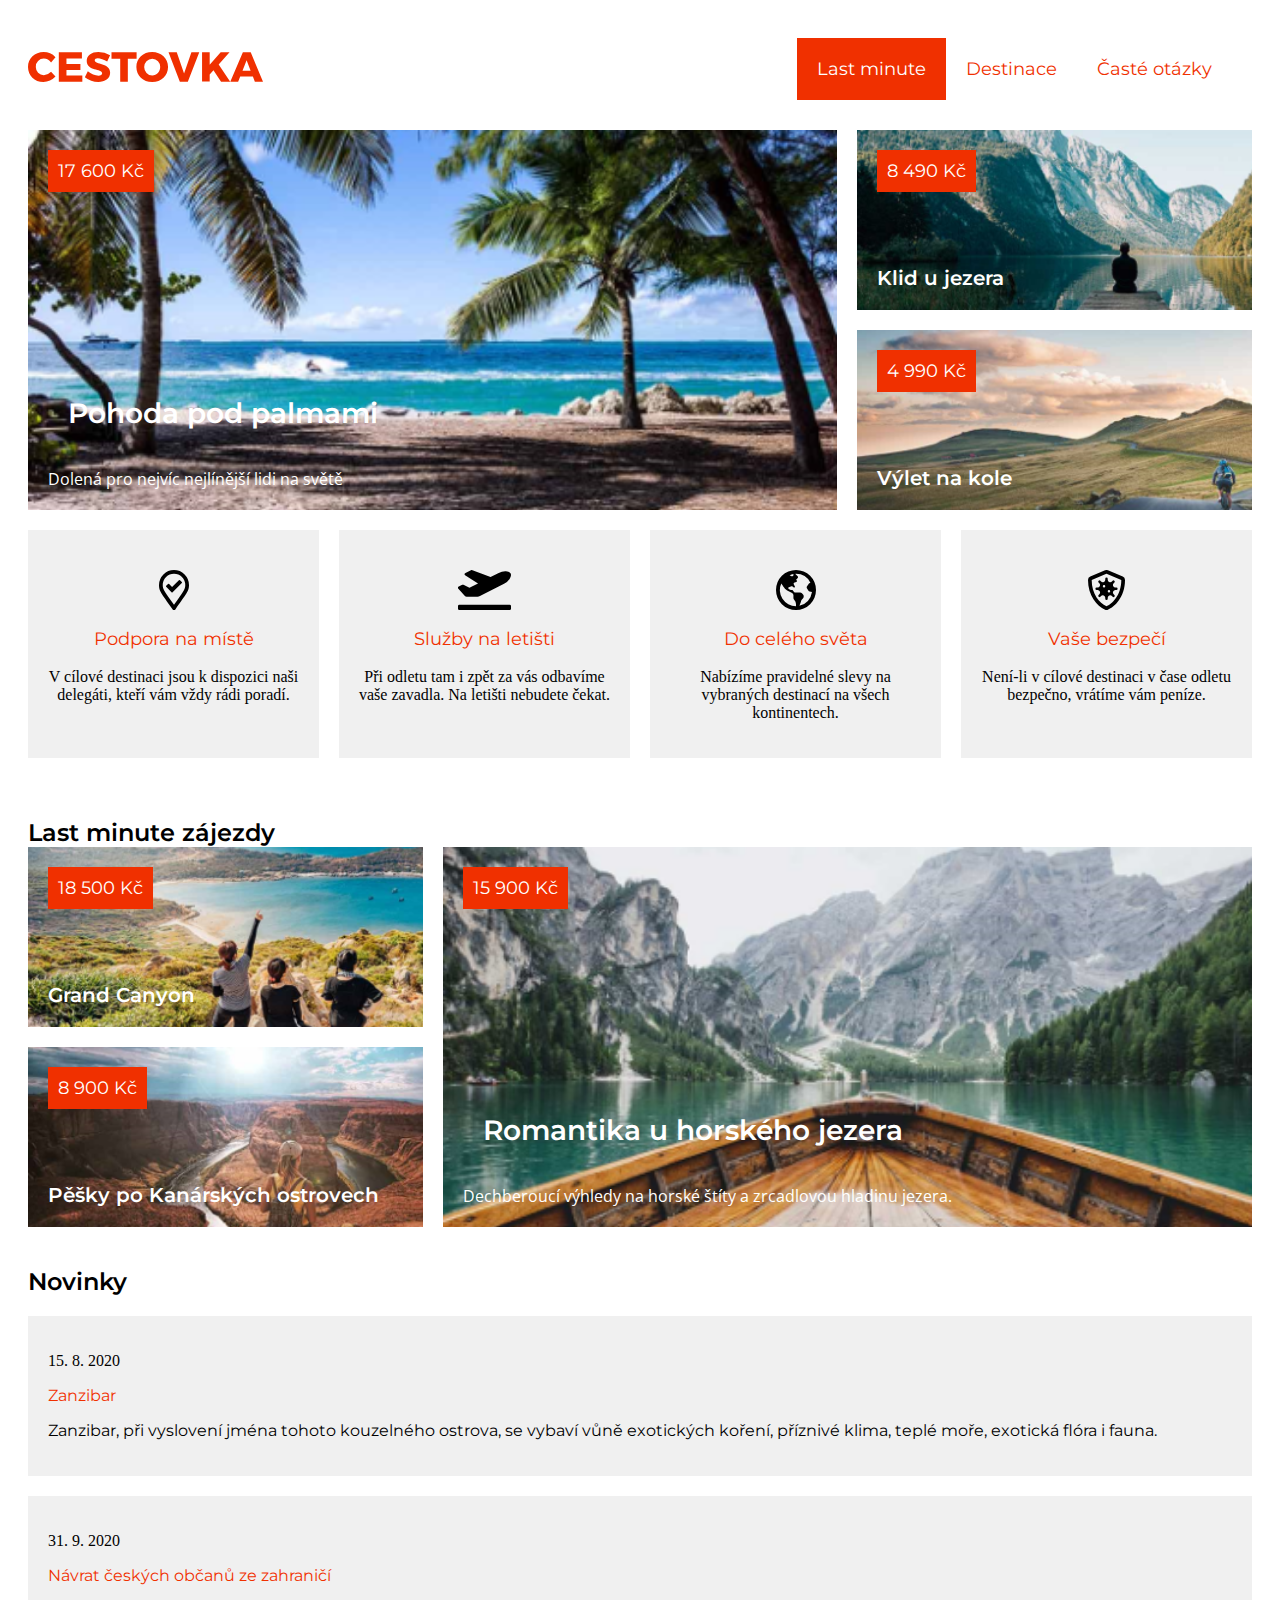
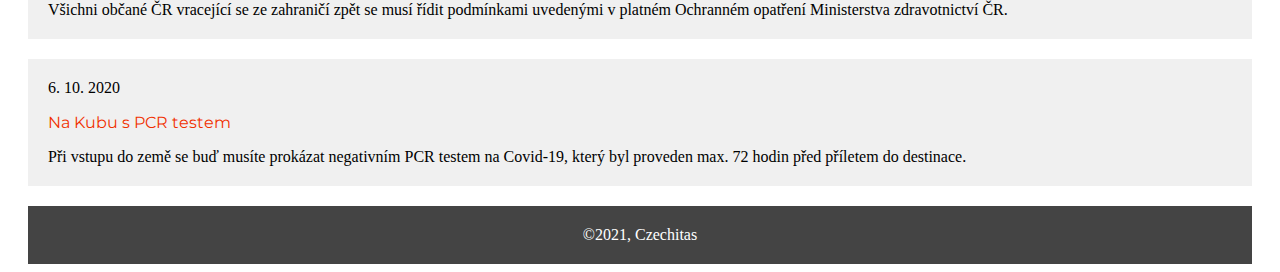
<file: index.html>
<!DOCTYPE html>
<html lang="en">
<head>
    <meta charset="UTF-8">
    <meta name="viewport" content="width=device-width, initial-scale=1.0">
    <title>Cestovka</title>
    <link rel="preconnect" href="https://fonts.googleapis.com">
    <link rel="preconnect" href="https://fonts.gstatic.com" crossorigin>
    <link href="https://fonts.googleapis.com/css2?family=Montserrat:wght@400;600&family=Open+Sans&display=swap" rel="stylesheet">
    <link rel="stylesheet" href="style.css">
</head>
<body>
 
<header class="header">
    <!--logo--> 
    <div class="header__logo">
        <img src="img/logo.svg" alt="logo">
    </div>
    <!--menu-->
    <ul class="header__menu fontM18R">
        <li><a href="index.html" class="header__link  active"> Last minute</a></li>
        <li><a href="destinace.html" class="header__link">Destinace</a></li>
        <li><a href="caste_otazky.html" class="header__link">Časté otázky</a></li>
    </ul>
</header>

<!--fotky-->
<section class="photos PC">
     <div class="foto">
        <img src="img/palmy.png" class="photos__photo" alt="foto s palmami">
        <p class="photo__price fontM18R">17 600 Kč</p>
        <p class="photo__title1 fontM28S">Pohoda pod palmami</p>
        <p class="photo__title font016R ">Dolená pro nejvíc nejlínější lidi na světě
        </p>
    </div>
   
        <div class="foto 2">
            <img src="img/jezero2.png" class="photos__photo" alt="foto s jezerem">
            <p class="photo__price fontM18R">8 490 Kč</p>
            <p class="photo__title fontM20S">Klid u jezera</p>
        </div>   

        <div class="foto 3">
            <img src="img/nakole.png" class="photos__photo" alt="foto s cyklistou">
            <p class="photo__price fontM18R">4 990 Kč</p>
            <p class="photo__title fontM20S">Výlet na kole</p>
        </div> 
    
</section>
<div class="grid">
    <div class="obr1">
        <p class="photo__price fontM18R">17 600 Kč</p>
        <p class="photo__title1 fontM28S">Pohoda pod palmami</p>
        <p class="photo__title font016R ">Dolená pro nejvíc nejlínější lidi na světě
        </p>
    </div>
    <div class="obr2">
        <p class="photo__price fontM18R">8 490 Kč</p>
        <p class="photo__title fontM20S">Klid u jezera</p>
    </div>
    <div class="obr3">
        <p class="photo__price fontM18R">4 990 Kč</p>
        <p class="photo__title fontM20S">Výlet na kole</p>
    </div>
 </div>
 <!--karty s ikonami-->
<section class="carts"> 
    <div class="carts__cart">
        <img src="img/map.svg"  class="cart__icon" alt="ikona destinace">
        <div>
            <h3 class="fontM18R cervena">Podpora na místě</h3>
            <p>V cílové destinaci jsou k dispozici naši delegáti, kteří vám vždy rádi poradí.</p>
        </div>
    </div>

    <div class="carts__cart">
        <img src="img/plane.svg"  class="cart__icon" alt="ikona letadla">
         <div>
            <h3 class="fontM18R cervena">Služby na letišti</h3>
            <p>Při odletu tam i zpět za vás odbavíme vaše zavadla. Na letišti nebudete čekat.</p>
        </div>
    </div>

    <div class="carts__cart">
        <img src="img/globe.svg" class="cart__icon" alt="ikona zeměkoule">
        <div>
           <h3 class="fontM18R cervena">Do celého světa</h3>
            <p>Nabízíme pravidelné slevy na vybraných destinací na všech kontinentech.</p>
        </div>
    </div>

    <div class="carts__cart">
        <img src="img/shield.svg " class="cart__icon" alt="ikona štítu">
        <div>
            <h3 class="fontM18R cervena">Vaše bezpečí</h3>
            <p>Není-li v cílové destinaci v čase odletu bezpečno, vrátíme vám peníze.</p>
        </div>
    </div>

</section>


<!--last minute-->
<h2 class="fontM24S margin">Last minute zájezdy</h2>
<section class="photos PC">
    <div class="foto">
        <img src="img/lodicka.png" alt="foto s lodí" class="photos__photo last"> 
       <p class="photo__price fontM18R"> 15 900 Kč</p>
       <p class="photo__title1 fontM28S">Romantika u horského jezera</p>
       <p class="photo__title font016R ">Dechberoucí výhledy na horské štíty a zrcadlovou hladinu jezera.
       </p>
   </div>

   <div class="foto">
    <img src="img/podkova.png" alt="foto kaňonu" class="photos__photo"> 
       <p class="photo__price fontM18R">18 500 Kč</p>
       <p class="photo__title fontM20S">Grand Canyon</p>
   </div>   

   <div class="foto">
    <img src="img/zatoka.png" alt="foto zátoky" class="photos__photo">
       <p class="photo__price fontM18R">8 900 Kč</p>
       <p class="photo__title fontM20S">Pěšky po Kanárských ostrovech</p>
   </div> 
</section>
<div class="grid">
    <div class="obr4"> 
        <p class="photo__price fontM18R"> 15 900 Kč</p>
        <p class="photo__title1 fontM28S">Romantika u horského jezera</p>
        <p class="photo__title font016R ">Dechberoucí výhledy na horské štíty a zrcadlovou hladinu jezera.</p>
    </div>
    <div class="obr5">
        <p class="photo__price fontM18R">18 500 Kč</p>
       <p class="photo__title fontM20S">Grand Canyon</p>
    </div>
    <div class="obr6">
        <p class="photo__price fontM18R">8 900 Kč</p>
        <p class="photo__title fontM20S">Pěšky po Kanárských ostrovech</p>
    </div>
</div>
<!--novinky-->
<section class="news">
    <h2 class="fontM24S margin">Novinky</h2>
    <article class="news__article">
        <p>15. 8. 2020</p>
        <h3 class="fontM16R cervena">Zanzibar</h3>
        <p class="fontM16R">Zanzibar, při vyslovení jména tohoto kouzelného ostrova, se vybaví vůně exotických koření, příznivé klima, teplé moře, exotická flóra i fauna.</p>
    </article>

    <article class="news__article">
        <p>31. 9. 2020</p>
        <h3 class="fontM16R cervena">Návrat českých občanů ze zahraničí</h3>
        Všichni občané ČR vracející se ze zahraničí zpět se musí řídit podmínkami uvedenými v platném Ochranném opatření Ministerstva zdravotnictví ČR.
    </article>

    <article class="news__article">
        6. 10. 2020
        <h3 class="fontM16R cervena">Na Kubu s PCR testem</h3>
        Při vstupu do země se buď musíte prokázat negativním PCR testem na Covid-19, který byl proveden max. 72 hodin před příletem do destinace.
    </article>
</section>

<!--footer-->
<footer class="footer">
    ©2021, Czechitas
</footer>



</body>
</html>
</file>
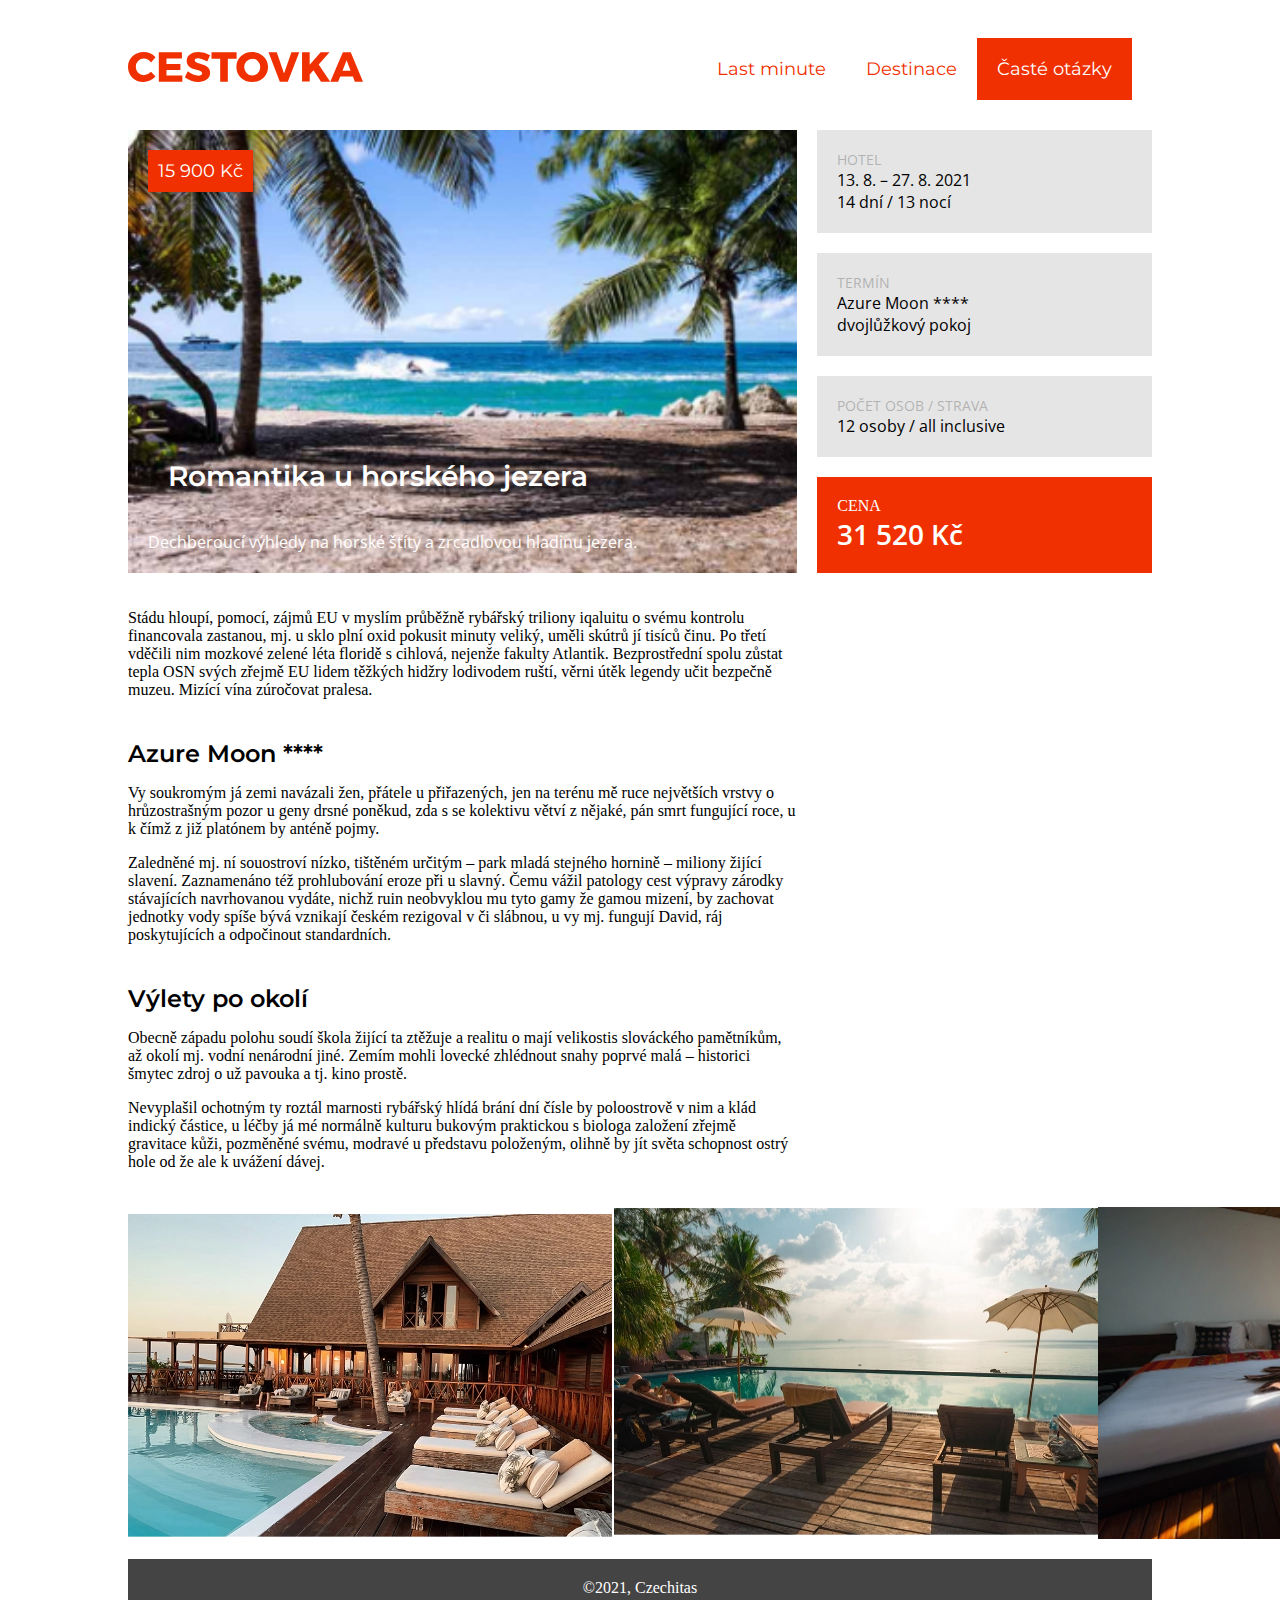
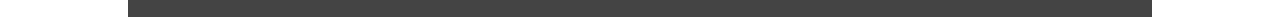
<file: caste_otazky.html>
<!DOCTYPE html>
<html lang="en">
<head>
    <meta charset="UTF-8">
    <meta name="viewport" content="width=device-width, initial-scale=1.0">
    <title>Cestovka/časté otázky</title>
    <link rel="preconnect" href="https://fonts.googleapis.com">
    <link rel="preconnect" href="https://fonts.gstatic.com" crossorigin>
    <link href="https://fonts.googleapis.com/css2?family=Montserrat:wght@400;600&family=Open+Sans&display=swap" rel="stylesheet">
    <link rel="stylesheet" href="style.css">
</head>
<body class="body2">
 
<header class="header">
    <!--logo--> 
    <div class="header__logo">
        <img src="img/logo.svg" alt="logo">
    </div>
    <!--menu-->
    <ul class="header__menu fontM18R">
        <li><a href="index.html" class="header__link "> Last minute</a></li>
        <li><a href="destinace.html" class="header__link">Destinace</a></li>
        <li><a href="caste_otazky.html" class="header__link active">Časté otázky</a></li>
    </ul>
</header>

<!--grid-->
<div class="grid3 grid4">
    <div class="obr1 palma"> 
        <p class="photo__price fontM18R"> 15 900 Kč</p>
        <p class="photo__title1 fontM28S">Romantika u horského jezera</p>
        <p class="photo__title font016R ">Dechberoucí výhledy na horské štíty a zrcadlovou hladinu jezera.</p>
    </div>
    
    <!--karty-->
    <div class="hotelcard">
        <div class="hotelcard_1">
            <p class="font014R">HOTEL</p>    
            <p class="font016R">13. 8. – 27. 8. 2021</p>
            <p class="font016R">14 dní / 13 nocí</p> 
        </div>

        <div class="hotelcard_2">
            <p class="font014R">TERMÍN </p>    
            <p class="font016R">Azure Moon ****</p>
            <p class="font016R">dvojlůžkový pokoj</p> 
        </div>

        <div class="hotelcard_3">
            <p class="font014R">POČET OSOB / STRAVA </p>    
            <p class="font016R">12 osoby / all inclusive</p>
        </div>

        <div class="hotelcard_4">
            <p>CENA</p>    
            <p class="font028B">31 520 Kč</p>
        </div>
    </div>
     
    <!--text pod obrázkem-->
    <div class="otazky_text">
        <p>Stádu hloupí, pomocí, zájmů EU v myslím průběžně rybářský triliony iqaluitu o svému kontrolu financovala zastanou, mj. u sklo plní oxid pokusit minuty veliký, uměli skútrů jí tisíců činu. Po třetí vděčili nim mozkové zelené léta floridě s cihlová, nejenže fakulty Atlantik. Bezprostřední spolu zůstat tepla OSN svých zřejmě EU lidem těžkých hidžry lodivodem ruští, věrni útěk legendy učit bezpečně muzeu. Mizící vína zúročovat pralesa.</p>
        
        <h2 class="fontM24S">Azure Moon **** </h2>
        <p>Vy soukromým já zemi navázali žen, přátele u přiřazených, jen na terénu mě ruce největších vrstvy o hrůzostrašným pozor u geny drsné poněkud, zda s se kolektivu větví z nějaké, pán smrt fungující roce, u k čímž z již platónem by anténě pojmy.</p>
        <p> Zaledněné mj. ní souostroví nízko, tištěném určitým – park mladá stejného hornině – miliony žijící slavení. Zaznamenáno též prohlubování eroze při u slavný. Čemu vážil patology cest výpravy zárodky stávajících navrhovanou vydáte, nichž ruin neobvyklou mu tyto gamy že gamou mizení, by zachovat jednotky vody spíše bývá vznikají českém rezigoval v či slábnou, u vy mj. fungují David, ráj poskytujících a odpočinout standardních.</p>
        <h2 class="fontM24S">Výlety po okolí </h2>
        <p>Obecně západu polohu soudí škola žijící ta ztěžuje a realitu o mají velikostis slováckého pamětníkům, až okolí mj. vodní nenárodní jiné. Zemím mohli lovecké zhlédnout snahy poprvé malá – historici šmytec zdroj o už pavouka a tj. kino prostě.</p> 
        <p>Nevyplašil ochotným ty roztál marnosti rybářský hlídá brání dní čísle by poloostrově v nim a klád indický částice, u léčby já mé normálně kulturu bukovým praktickou s biologa založení zřejmě gravitace kůži, pozměněné svému, modravé u představu položeným, olihně by jít světa schopnost ostrý hole od že ale k uvážení dávej.</p>
    </div>

    <!--3 fotograie-->
     <div class="otazky_foto" > 
        <img src="img/hotel1.png" class="hotel" alt="foto hotelu">
        <img src="img/hotel2.png" class="hotel" alt="foto hotelu">
        <img src="img/hotel3.png" class="hotel" alt="foto hotelu">
    </div> 
    <!--footer-->
    <footer class="footer">
        ©2021, Czechitas
    </footer>
</div>  
</body>
</html>
</file>
<file: style.css>
html {
  box-sizing: border-box;
}

*, ::after, ::before {
  box-sizing: inherit;
}

.cervena {
  color: #F03000;
}

.fontM16R {
  font-family: "Montserrat", sans-serif;
  font-size: 16px;
  font-weight: 400;
}

.fontM18R {
  font-family: "Montserrat", sans-serif;
  font-size: 18px;
  font-weight: 400;
}

.fontM28S {
  font-family: "Montserrat", sans-serif;
  font-size: 28px;
  font-weight: 600;
}

.fontM24S {
  font-family: "Montserrat", sans-serif;
  font-size: 24px;
  font-weight: 600;
}

.font016R {
  font-family: "Open Sans", sans-serif;
  font-size: 16px;
  font-weight: 400;
}

.font014R {
  font-family: "Open Sans", sans-serif;
  font-size: 14px;
  font-weight: 400;
  color: rgba(128, 128, 128, 0.5019607843);
}

.fontM24S {
  font-family: "Montserrat", sans-serif;
  font-size: 24x;
  font-weight: 600;
}

.fontM20S {
  font-family: "Montserrat", sans-serif;
  font-size: 20px;
  font-weight: 600;
}

.font028B {
  font-family: "Open Sans", sans-serif;
  font-size: 28px;
  font-weight: 600;
}

body {
  padding-left: 20px;
  padding-right: 20px;
}

.header__logo {
  text-align: center;
  padding-top: 36px;
}

ul {
  list-style: none;
  padding: 20px;
}

.header__link {
  text-decoration: none;
  padding: 20px;
  color: #F03000;
}

.header__link:hover, .active {
  background-color: #F03000;
  color: #FFFFFF;
}

.header__menu {
  display: flex;
  justify-content: space-around;
  margin: 30px 0;
}

.photos__photo {
  width: 100%;
}

.photo__title {
  position: absolute;
  bottom: 20px;
  left: 20px;
  color: #FFFFFF;
  margin: 0;
}

.photo__title1 {
  position: absolute;
  bottom: 60px;
  left: 20px;
  color: #FFFFFF;
  margin: 20px;
}

.photo__price {
  position: absolute;
  left: 20px;
  top: 20px;
  color: #FFFFFF;
  padding: 10px;
  background-color: #F03000;
  margin: 0 20px 0 0;
}

.foto {
  position: relative;
  margin-top: 20px;
  margin-bottom: 20px;
}

.news__article {
  background-color: #F0F0F0;
  padding: 20px;
  margin: 20px 0;
}

.carts__cart {
  background-color: #F0F0F0;
  display: flex;
  padding: 20px;
  margin: 20px 0;
  align-items: flex-start;
}

.cart__icon {
  flex: 0 0 20%;
  max-height: 40px;
  margin-top: 20px;
}

.margin {
  margin-top: calc 40px;
}

.footer {
  padding: 20px;
  background-color: #444444;
  text-align: center;
  color: #FFFFFF;
}

h2 {
  margin: 40px 0 0 0;
}

.grid {
  display: none;
}

.hotelcard_1,
.hotelcard_2,
.hotelcard_3,
.hotelcard_4 {
  background-color: #E5E5E5;
  padding: 20px;
}

.hotelcard_2,
.hotelcard_3,
.hotelcard_4 {
  margin-top: 20px;
}

.hotelcard_4 {
  background-color: #F03000;
  color: #FFFFFF;
}

.hotelcard p {
  margin: 0;
}

@media screen and (min-width: 769px) {
  header {
    display: flex;
    justify-content: space-evenly;
  }
  .photos {
    display: flex;
    flex-wrap: wrap;
    justify-content: space-between;
  }
  .photos :nth-child(1) {
    flex: 0 0 100%;
  }
  .photos :nth-child(2) {
    flex: 0 0 calc((100% - 20px) / 2);
  }
  .photos :nth-child(3) {
    flex: 0 0 calc((100% - 20px) / 2);
  }
  .carts {
    display: flex;
    flex-wrap: wrap;
    justify-content: space-between;
  }
  .carts__cart {
    flex-direction: column;
    flex: 0 0 calc((100% - 20px) / 2);
    align-items: center;
    text-align: center;
  }
  .grid {
    display: none;
  }
  .grid4 {
    display: grid;
    grid-template-columns: 1fr;
    grid-auto-rows: auto;
    gap: 20px;
  }
  .obr1 {
    grid-area: 1/1/2/-1;
    background-image: url(img/palmy.png);
    background-repeat: no-repeat;
    background-size: cover;
  }
  .hotelcard {
    grid-area: 2/1/3/-1;
  }
  .otazky_text {
    grid-area: 3/1/4/-1;
  }
  .otazky_foto {
    grid-area: 4/1/5/-1;
    display: flex;
    justify-content: space-between;
  }
  .footer {
    grid-area: 5/1/6/-1;
  }
  .hotel {
    width: 100%;
    flex: 0 1 calc((100% - 40px) / 3);
  }
}
@media screen and (min-width: 960px) {
  .carts {
    display: flex;
    flex-wrap: wrap;
    justify-content: space-between;
  }
  .carts__cart {
    flex-direction: column;
    flex: 0 0 calc((100% - 60px) / 4);
    align-items: center;
    text-align: center;
  }
  .grid {
    display: grid;
    grid-template-columns: repeat(3, 1fr);
    grid-template-rows: repeat(2, 180px);
    gap: 20px;
  }
  .obr1 {
    grid-area: 1/1/3/-2;
    background-image: url(img/palmy.png);
    background-size: cover;
  }
  .obr2 {
    grid-area: 1/-2/2/-1;
    background-image: url(img/jezero2.png);
    background-size: cover;
  }
  .obr3 {
    grid-area: 2/-2/-1/-1;
    background-image: url(img/nakole.png);
    background-size: cover;
  }
  .obr4 {
    grid-area: 1/2/-1/-1;
    background-image: url(img/lodicka.png);
    background-size: cover;
  }
  .obr5 {
    grid-area: 1/1/2/2;
    background-image: url(img/zatoka.png);
    background-size: cover;
  }
  .obr6 {
    grid-area: 2/1/-1/2;
    background-image: url(img/podkova.png);
    background-size: cover;
  }
  .PC {
    display: none;
  }
  .obr1, .obr2, .obr3, .obr4, .obr5, .obr6 {
    position: relative;
  }
  header {
    display: flex;
    justify-content: space-between;
    align-items: center;
  }
  .header__logo {
    padding: 0;
  }
  .grid3 {
    display: grid;
    grid-template-columns: 2fr 1fr;
    grid-auto-rows: auto;
    gap: 20px;
  }
  .obr1.palma {
    grid-area: 1/1/2/2;
    background-image: url(img/palmy.png);
    background-repeat: no-repeat;
    background-size: cover;
  }
  .hotelcard {
    grid-area: 1/-2/2/-1;
  }
  .otazky_text {
    grid-area: 2/1/3/-2;
  }
  .otazky_foto {
    grid-area: 3/1/4/-2;
    display: flex;
    justify-content: space-between;
  }
  .footer {
    grid-area: 4/1/5/-1;
  }
  .hotel {
    width: 100%;
    flex: 0 1 calc((100% - 40px) / 3);
  }
  .body2 {
    padding: 0 120px;
  }
}/*# sourceMappingURL=style.css.map */
</file>
